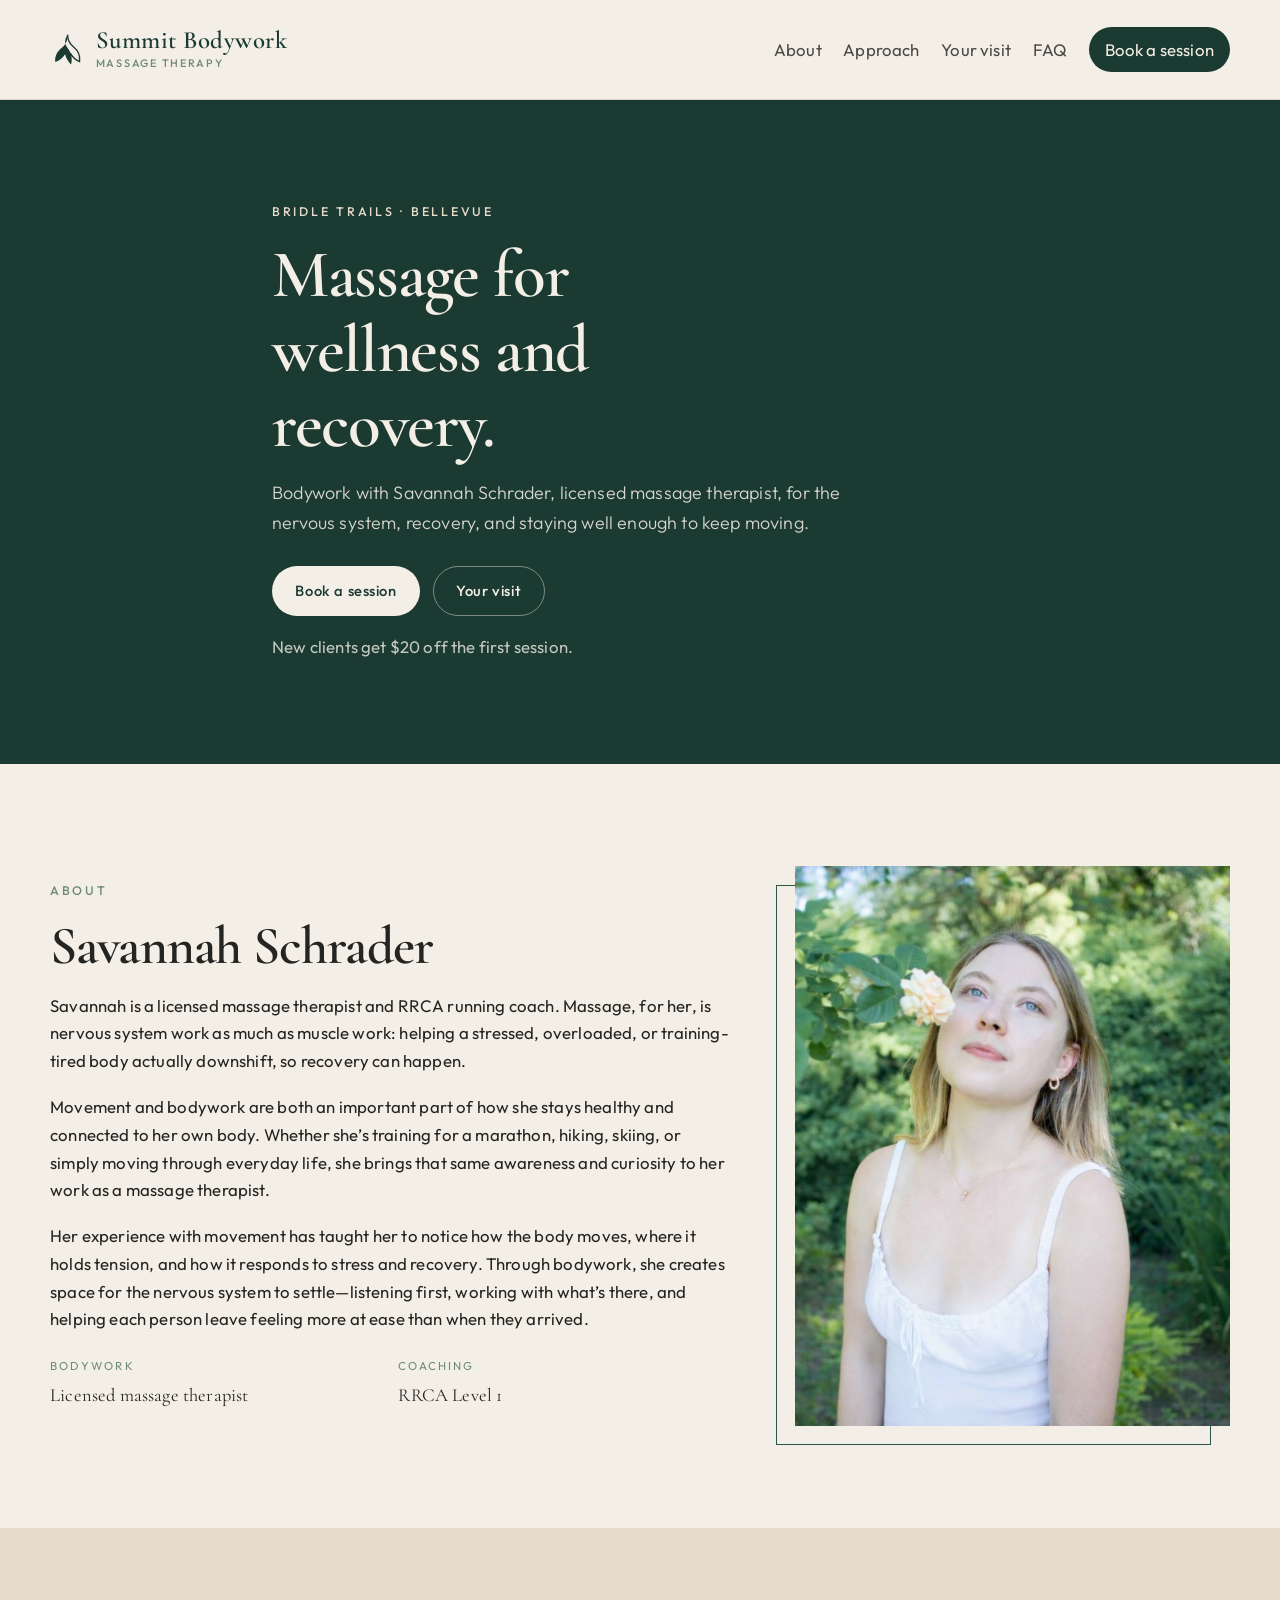
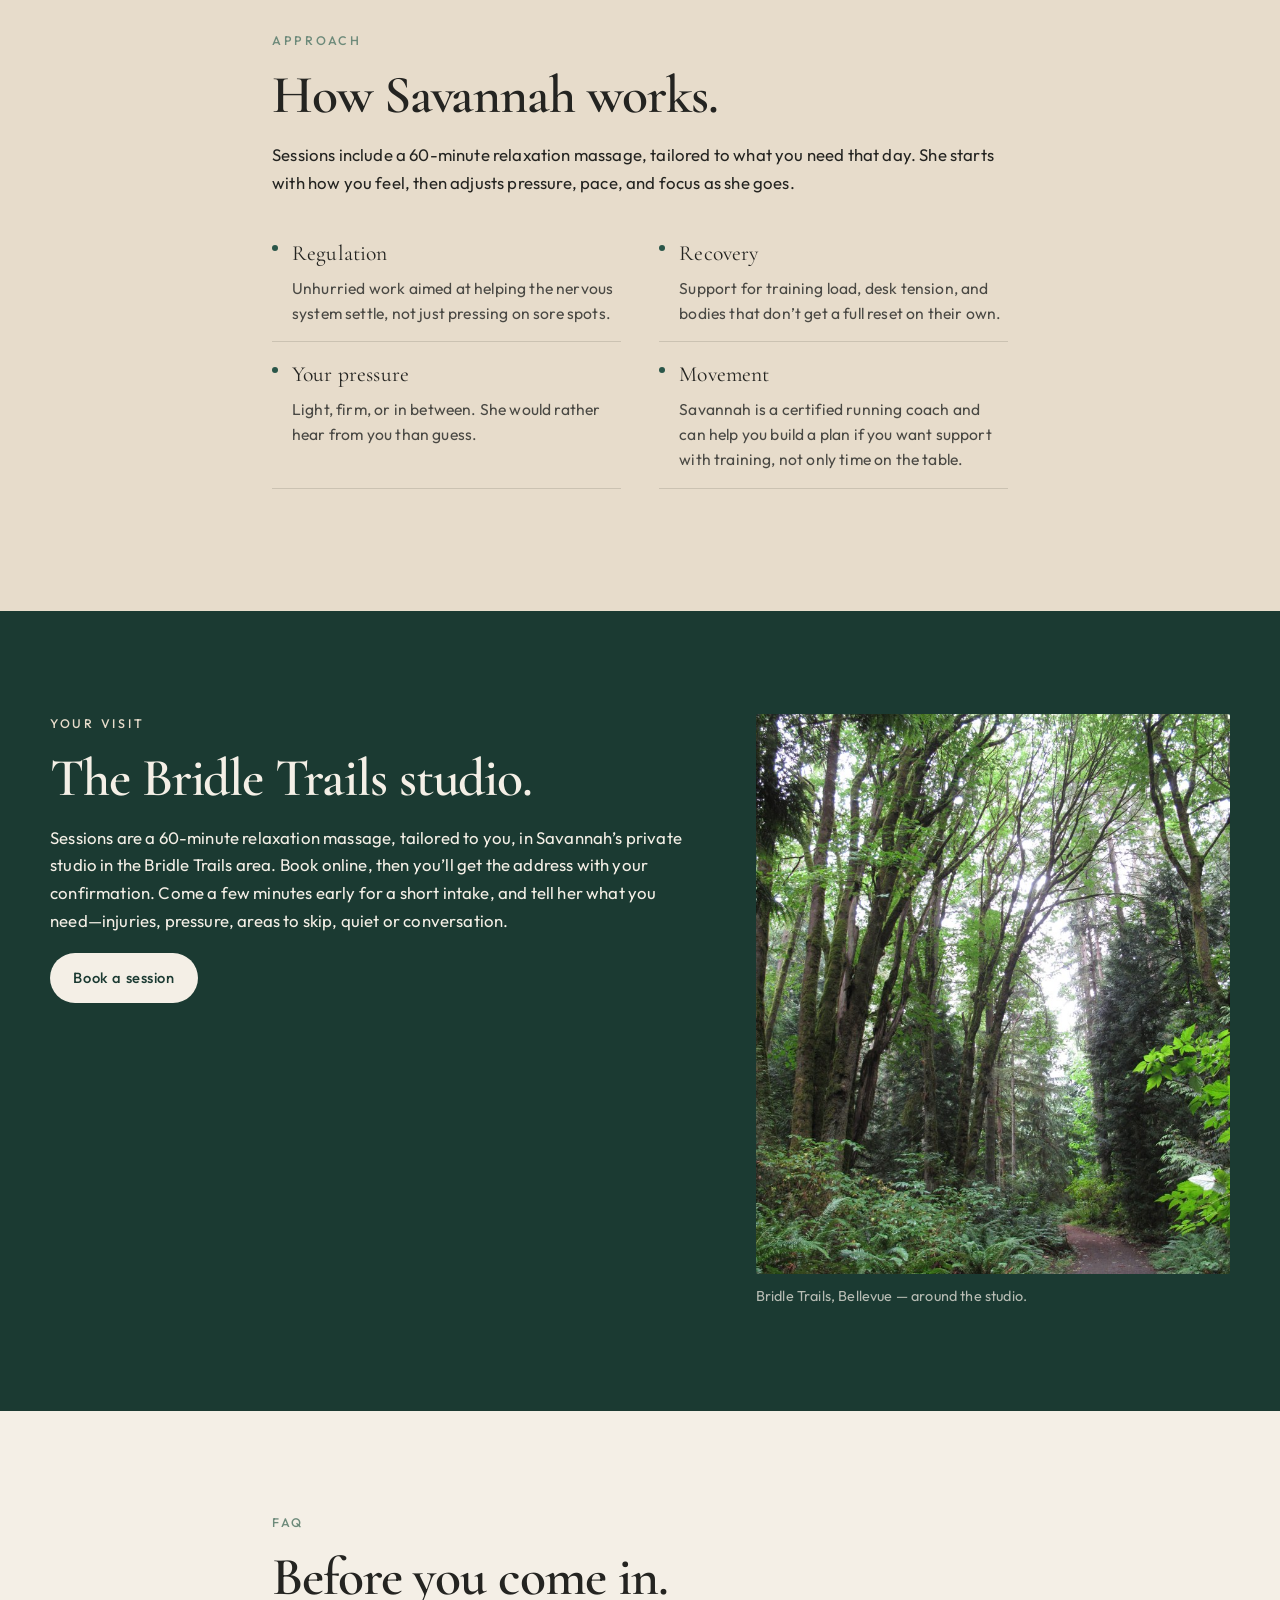
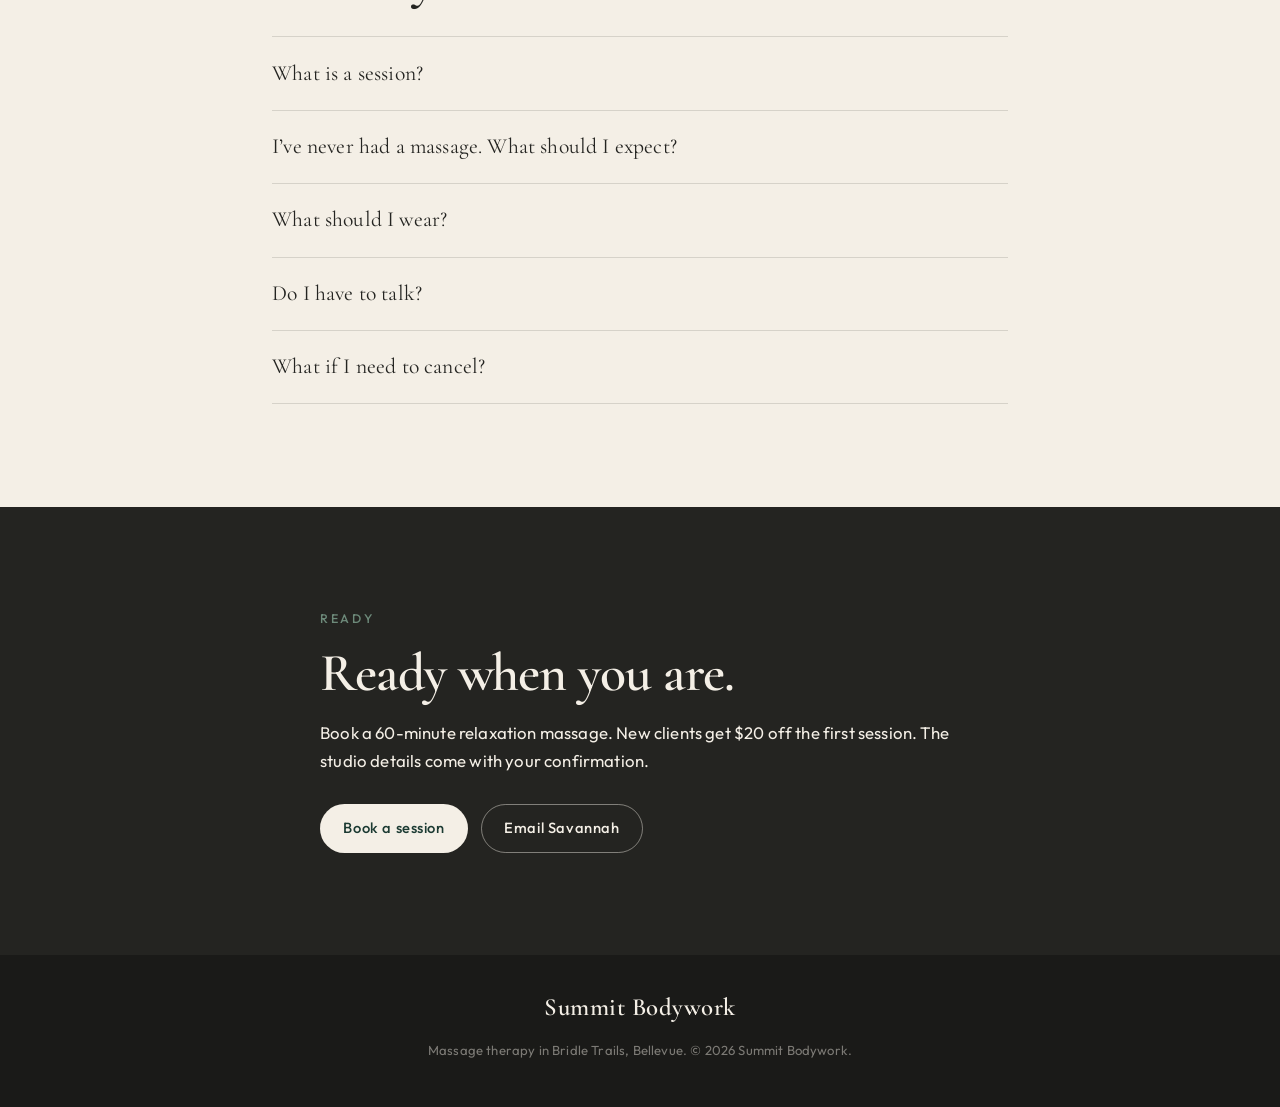
<file: index.html>
<!DOCTYPE html>
<html lang="en">
<head>
  <meta charset="UTF-8">
  <meta name="viewport" content="width=device-width, initial-scale=1.0">
  <title>Summit Bodywork · Massage Therapy in Bridle Trails</title>
  <meta name="description" content="Summit Bodywork is Savannah Schrader’s massage practice in Bridle Trails, Bellevue. Licensed massage therapist. Book online for wellness and recovery sessions.">
  <meta name="theme-color" content="#1B3A32">
  <link rel="icon" href="assets/favicon.svg" type="image/svg+xml">
  <link rel="preconnect" href="https://fonts.googleapis.com">
  <link rel="preconnect" href="https://fonts.gstatic.com" crossorigin>
  <link href="https://fonts.googleapis.com/css2?family=Cormorant+Garamond:ital,wght@0,500;0,600;0,700;1,500;1,600&family=Outfit:wght@300;400;500;600&display=swap" rel="stylesheet">
  <link rel="stylesheet" href="css/styles.css">
</head>
<body>
  <a class="skip-link" href="#main">Skip to content</a>

  <header class="site-header" id="top">
    <div class="nav-wrap">
      <a class="logo" href="#top" aria-label="Summit Bodywork home">
        <svg class="logo-mark" viewBox="0 0 40 40" aria-hidden="true">
          <path d="M20 3c.4 6.2-2.2 11.4-6.8 15.2C8.4 22 5.2 27.4 6 34c4.8-1.6 8.6-4.6 11.2-8.8 1.2 4.6 3.4 8.4 6.8 11.8 1.8-7.2.2-13.6-4.2-19.2C16.6 13.4 16.2 8.6 20 3z" fill="currentColor"/>
          <path d="M20 3c-.2 5.8 2.8 10.8 7.2 14.4 4.6 3.8 7.4 9 6.4 16.2-4.6-2-8.2-5.2-10.6-9.6" fill="none" stroke="currentColor" stroke-width="1.6"/>
        </svg>
        <span class="logo-text">
          <span class="logo-type">Summit Bodywork</span>
          <span class="logo-tag">Massage therapy</span>
        </span>
      </a>

      <button class="nav-toggle" type="button" aria-expanded="false" aria-controls="site-nav" aria-label="Open menu">
        <span></span>
        <span></span>
        <span></span>
      </button>

      <nav class="site-nav" id="site-nav" aria-label="Primary">
        <a href="#about">About</a>
        <a href="#approach">Approach</a>
        <a href="#visit">Your visit</a>
        <a href="#faq">FAQ</a>
        <a class="nav-cta" href="https://calendly.com/savannahschrader65/30min" target="_blank" rel="noopener noreferrer" data-book>Book a session</a>
      </nav>
    </div>
  </header>

  <main id="main">
    <section class="section site-intro" aria-labelledby="intro-heading">
      <div class="section-inner copy-measure reveal">
        <p class="eyebrow">Bridle Trails · Bellevue</p>
        <h1 id="intro-heading">Massage for wellness and recovery.</h1>
        <p class="intro-lede">Bodywork with Savannah Schrader, licensed massage therapist, for the nervous system, recovery, and staying well enough to keep moving.</p>
        <div class="hero-actions">
          <a class="btn btn-cream" href="https://calendly.com/savannahschrader65/30min" target="_blank" rel="noopener noreferrer" data-book>Book a session</a>
          <a class="btn btn-ghost" href="#visit">Your visit</a>
        </div>
        <p class="intro-note">New clients get $20 off the first session.</p>
      </div>
    </section>

    <section class="section section-cream" id="about" aria-labelledby="about-heading">
      <div class="section-inner about-grid">
        <div class="about-copy reveal">
          <p class="eyebrow">About</p>
          <h2 id="about-heading">Savannah Schrader</h2>
          <p>Savannah is a licensed massage therapist and RRCA running coach. Massage, for her, is nervous system work as much as muscle work: helping a stressed, overloaded, or training-tired body actually downshift, so recovery can happen.</p>
          <p>Movement and bodywork are both an important part of how she stays healthy and connected to her own body. Whether she’s training for a marathon, hiking, skiing, or simply moving through everyday life, she brings that same awareness and curiosity to her work as a massage therapist.</p>
          <p>Her experience with movement has taught her to notice how the body moves, where it holds tension, and how it responds to stress and recovery. Through bodywork, she creates space for the nervous system to settle—listening first, working with what’s there, and helping each person leave feeling more at ease than when they arrived.</p>
          <dl class="creds">
            <div>
              <dt>Bodywork</dt>
              <dd>Licensed massage therapist</dd>
            </div>
            <div>
              <dt>Coaching</dt>
              <dd>RRCA Level 1</dd>
            </div>
          </dl>
        </div>
        <figure class="about-portrait reveal">
          <img src="assets/savannah-about.jpg" alt="Savannah in a garden, looking toward a pale rose">
        </figure>
      </div>
    </section>

    <section class="section section-sage" id="approach" aria-labelledby="approach-heading">
      <div class="section-inner copy-measure reveal">
        <p class="eyebrow">Approach</p>
        <h2 id="approach-heading">How Savannah works.</h2>
        <p>Sessions include a 60-minute relaxation massage, tailored to what you need that day. She starts with how you feel, then adjusts pressure, pace, and focus as she goes.</p>
        <ul class="offering-list">
          <li>
            <span class="offering-name">Regulation</span>
            <span class="offering-meta">Unhurried work aimed at helping the nervous system settle, not just pressing on sore spots.</span>
          </li>
          <li>
            <span class="offering-name">Recovery</span>
            <span class="offering-meta">Support for training load, desk tension, and bodies that don’t get a full reset on their own.</span>
          </li>
          <li>
            <span class="offering-name">Your pressure</span>
            <span class="offering-meta">Light, firm, or in between. She would rather hear from you than guess.</span>
          </li>
          <li>
            <span class="offering-name">Movement</span>
            <span class="offering-meta">Savannah is a certified running coach and can help you build a plan if you want support with training, not only time on the table.</span>
          </li>
        </ul>
      </div>
    </section>

    <section class="section section-forest" id="visit" aria-labelledby="visit-heading">
      <div class="section-inner visit-grid">
        <div class="reveal">
          <p class="eyebrow">Your visit</p>
          <h2 id="visit-heading">The Bridle Trails studio.</h2>
          <p>Sessions are a 60-minute relaxation massage, tailored to you, in Savannah’s private studio in the Bridle Trails area. Book online, then you’ll get the address with your confirmation. Come a few minutes early for a short intake, and tell her what you need—injuries, pressure, areas to skip, quiet or conversation.</p>
          <a class="btn btn-cream" href="https://calendly.com/savannahschrader65/30min" target="_blank" rel="noopener noreferrer" data-book>Book a session</a>
        </div>
        <figure class="visit-photo reveal">
          <img src="assets/bridle-trails.jpg" alt="A mossy forest path through ferns and trees in Bridle Trails, Bellevue">
          <figcaption>Bridle Trails, Bellevue — around the studio.</figcaption>
        </figure>
      </div>
    </section>

    <section class="section section-cream" id="faq" aria-labelledby="faq-heading">
      <div class="section-inner copy-measure reveal">
        <p class="eyebrow">FAQ</p>
        <h2 id="faq-heading">Before you come in.</h2>
        <div class="faq-list">
          <details>
            <summary>What is a session?</summary>
            <p>A 60-minute relaxation massage, tailored to what you need that day. New clients get $20 off the first session. Book online; the studio address comes with your confirmation.</p>
          </details>
          <details>
            <summary>I’ve never had a massage. What should I expect?</summary>
            <p>A short health history, a check-in on pressure and anything to skip, then the session. You are draped at all times. Talking after intake is optional.</p>
          </details>
          <details>
            <summary>What should I wear?</summary>
            <p>Whatever you are comfortable changing out of. You choose what stays on; only the area being massaged is uncovered.</p>
          </details>
          <details>
            <summary>Do I have to talk?</summary>
            <p>No. Speak up if something hurts, feels too light, or if the room isn’t comfortable. Quiet is completely fine.</p>
          </details>
          <details>
            <summary>What if I need to cancel?</summary>
            <p>Please give at least 24 hours’ notice so that time can go to someone else.</p>
          </details>
        </div>
      </div>
    </section>

    <section class="section section-charcoal" id="contact" aria-labelledby="contact-heading">
      <div class="section-inner cta-close reveal">
        <p class="eyebrow">Ready</p>
        <h2 id="contact-heading">Ready when you are.</h2>
        <p>Book a 60-minute relaxation massage. New clients get $20 off the first session. The studio details come with your confirmation.</p>
        <div class="hero-actions">
          <a class="btn btn-cream" href="https://calendly.com/savannahschrader65/30min" target="_blank" rel="noopener noreferrer" data-book>Book a session</a>
          <a class="btn btn-ghost" href="mailto:savannahschrader65@gmail.com">Email Savannah</a>
        </div>
      </div>
    </section>
  </main>

  <footer class="site-footer">
    <div class="footer-inner">
      <p class="logo-type">Summit Bodywork</p>
      <p class="footer-fine">Massage therapy in Bridle Trails, Bellevue. © <span id="year"></span> Summit Bodywork.</p>
    </div>
  </footer>

  <script src="js/main.js"></script>
</body>
</html>
</file>
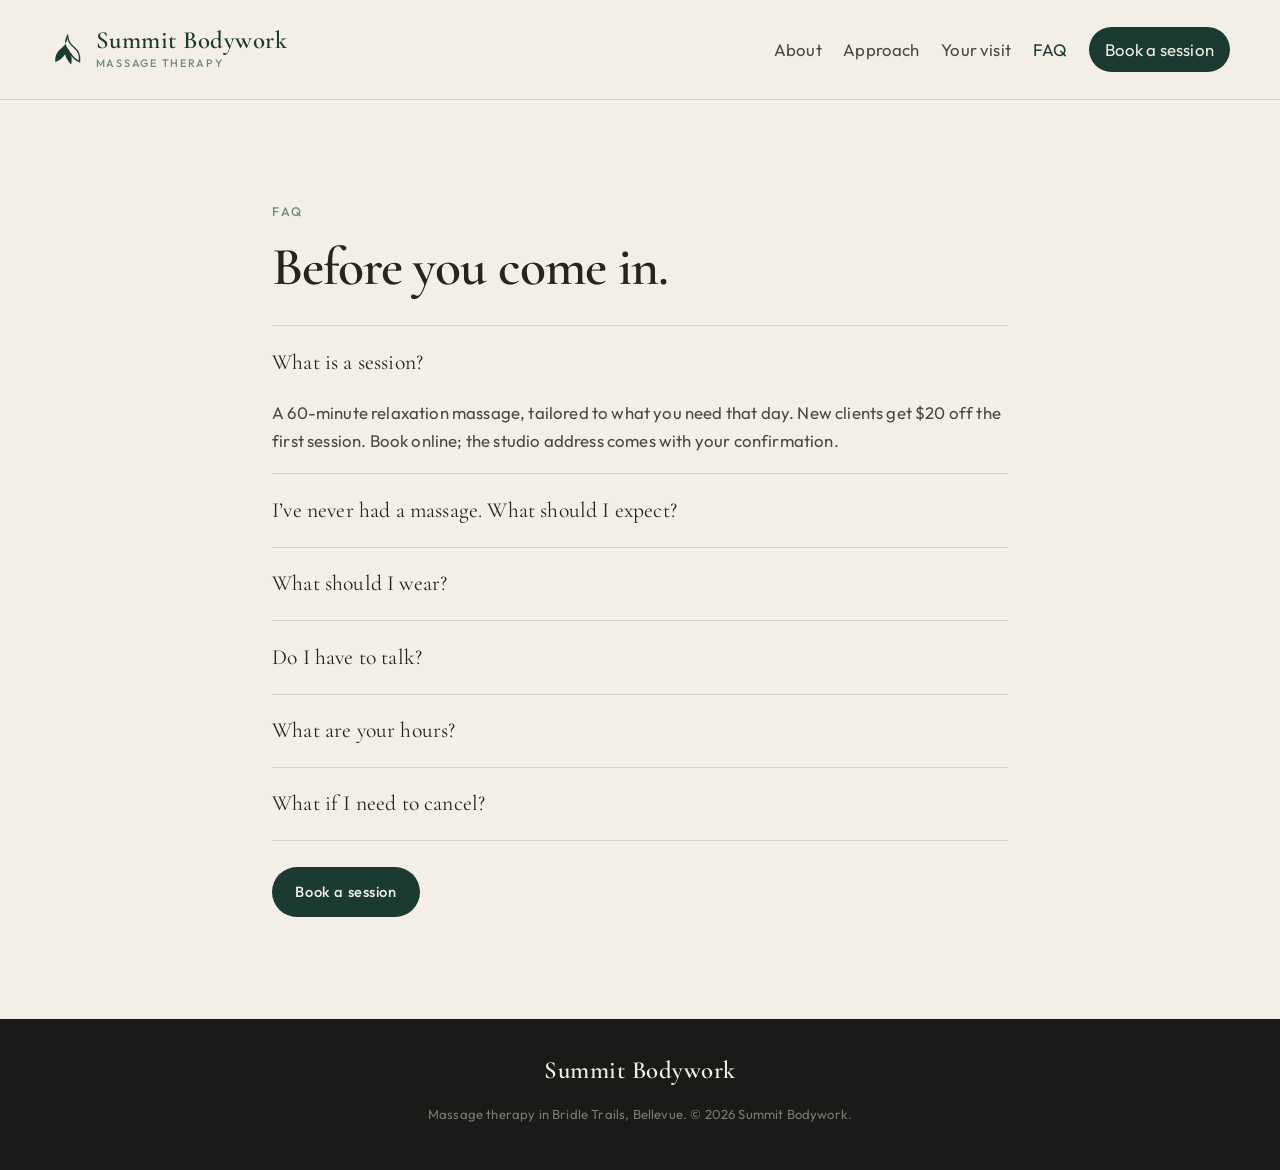
<file: faq.html>
<!DOCTYPE html>
<html lang="en">
<head>
  <meta charset="UTF-8">
  <meta name="viewport" content="width=device-width, initial-scale=1.0">
  <title>FAQ · Summit Bodywork</title>
  <meta name="description" content="How to book massage at Summit Bodywork in Bridle Trails, what a first visit is like, and what to expect.">
  <meta name="theme-color" content="#1B3A32">
  <link rel="icon" href="assets/favicon.svg" type="image/svg+xml">
  <link rel="preconnect" href="https://fonts.googleapis.com">
  <link rel="preconnect" href="https://fonts.gstatic.com" crossorigin>
  <link href="https://fonts.googleapis.com/css2?family=Cormorant+Garamond:ital,wght@0,500;0,600;0,700;1,500;1,600&family=Outfit:wght@300;400;500;600&display=swap" rel="stylesheet">
  <link rel="stylesheet" href="css/styles.css">
</head>
<body>
  <a class="skip-link" href="#main">Skip to content</a>

  <header class="site-header" id="top">
    <div class="nav-wrap">
      <a class="logo" href="index.html" aria-label="Summit Bodywork home">
        <svg class="logo-mark" viewBox="0 0 40 40" aria-hidden="true">
          <path d="M20 3c.4 6.2-2.2 11.4-6.8 15.2C8.4 22 5.2 27.4 6 34c4.8-1.6 8.6-4.6 11.2-8.8 1.2 4.6 3.4 8.4 6.8 11.8 1.8-7.2.2-13.6-4.2-19.2C16.6 13.4 16.2 8.6 20 3z" fill="currentColor"/>
          <path d="M20 3c-.2 5.8 2.8 10.8 7.2 14.4 4.6 3.8 7.4 9 6.4 16.2-4.6-2-8.2-5.2-10.6-9.6" fill="none" stroke="currentColor" stroke-width="1.6"/>
        </svg>
        <span class="logo-text">
          <span class="logo-type">Summit Bodywork</span>
          <span class="logo-tag">Massage therapy</span>
        </span>
      </a>

      <button class="nav-toggle" type="button" aria-expanded="false" aria-controls="site-nav" aria-label="Open menu">
        <span></span>
        <span></span>
        <span></span>
      </button>

      <nav class="site-nav" id="site-nav" aria-label="Primary">
        <a href="index.html#about">About</a>
        <a href="index.html#approach">Approach</a>
        <a href="index.html#visit">Your visit</a>
        <a href="faq.html" aria-current="page">FAQ</a>
        <a class="nav-cta" href="https://calendly.com/savannahschrader65/30min" target="_blank" rel="noopener noreferrer" data-book>Book a session</a>
      </nav>
    </div>
  </header>

  <main id="main" class="resource-page">
    <section class="section section-cream" aria-labelledby="faq-heading">
      <div class="section-inner copy-measure reveal">
        <p class="eyebrow">FAQ</p>
        <h1 id="faq-heading">Before you come in.</h1>
        <div class="faq-list">
          <details open>
            <summary>What is a session?</summary>
            <p>A 60-minute relaxation massage, tailored to what you need that day. New clients get $20 off the first session. Book online; the studio address comes with your confirmation.</p>
          </details>
          <details>
            <summary>I’ve never had a massage. What should I expect?</summary>
            <p>A short health history, a check-in on pressure and anything to skip, then the session. You are draped at all times. Talking after intake is optional.</p>
          </details>
          <details>
            <summary>What should I wear?</summary>
            <p>Whatever you are comfortable changing out of. You choose what stays on; only the area being massaged is uncovered.</p>
          </details>
          <details>
            <summary>Do I have to talk?</summary>
            <p>No. Speak up if something hurts, feels too light, or if the room isn’t comfortable. Quiet is completely fine.</p>
          </details>
          <details>
            <summary>What are your hours?</summary>
            <p>Monday, Tuesday, Thursday, and Friday, 9am–5pm, at the Bridle Trails studio in Bellevue. The address comes with your booking confirmation.</p>
          </details>
          <details>
            <summary>What if I need to cancel?</summary>
            <p>Please give at least 24 hours’ notice so that time can go to someone else.</p>
          </details>
        </div>
        <a class="btn btn-forest" href="https://calendly.com/savannahschrader65/30min" target="_blank" rel="noopener noreferrer" data-book>Book a session</a>
      </div>
    </section>
  </main>

  <footer class="site-footer">
    <div class="footer-inner">
      <p class="logo-type">Summit Bodywork</p>
      <p class="footer-fine">Massage therapy in Bridle Trails, Bellevue. © <span id="year"></span> Summit Bodywork.</p>
    </div>
  </footer>

  <script src="js/main.js"></script>
</body>
</html>
</file>
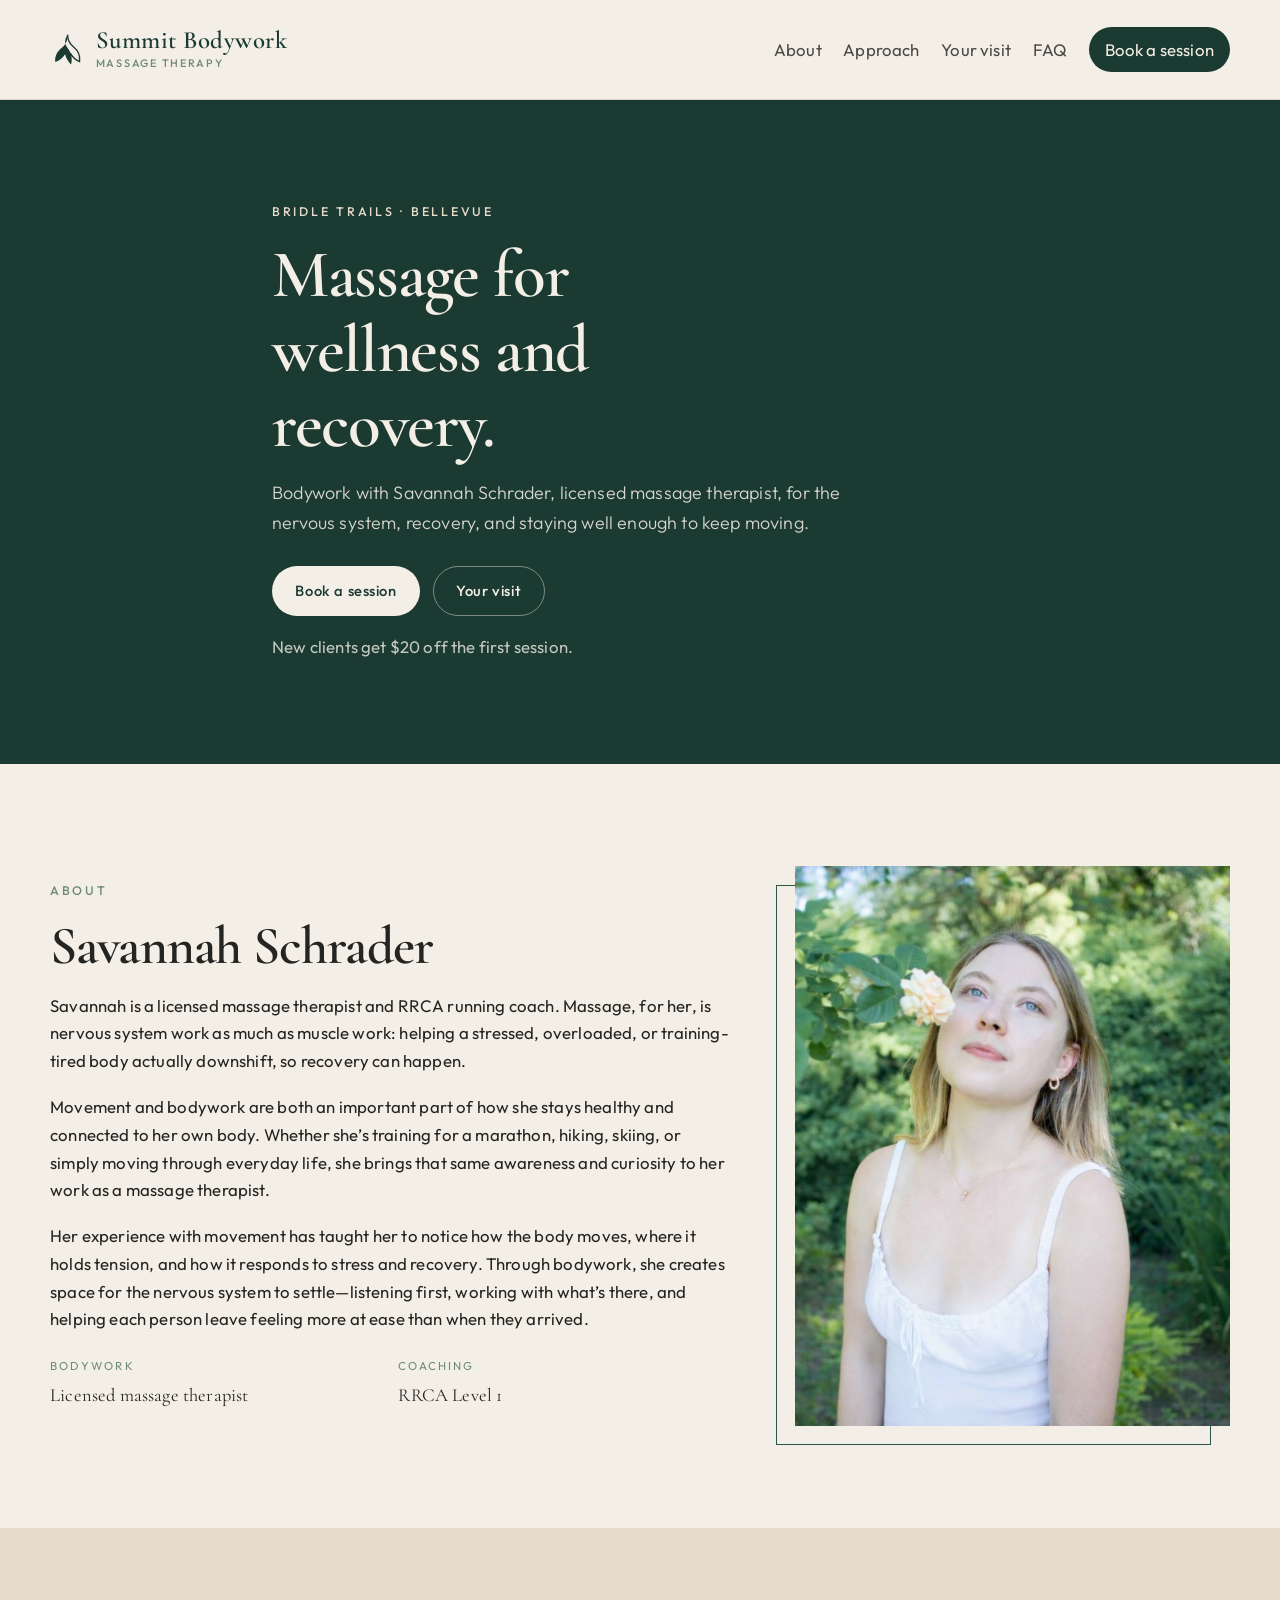
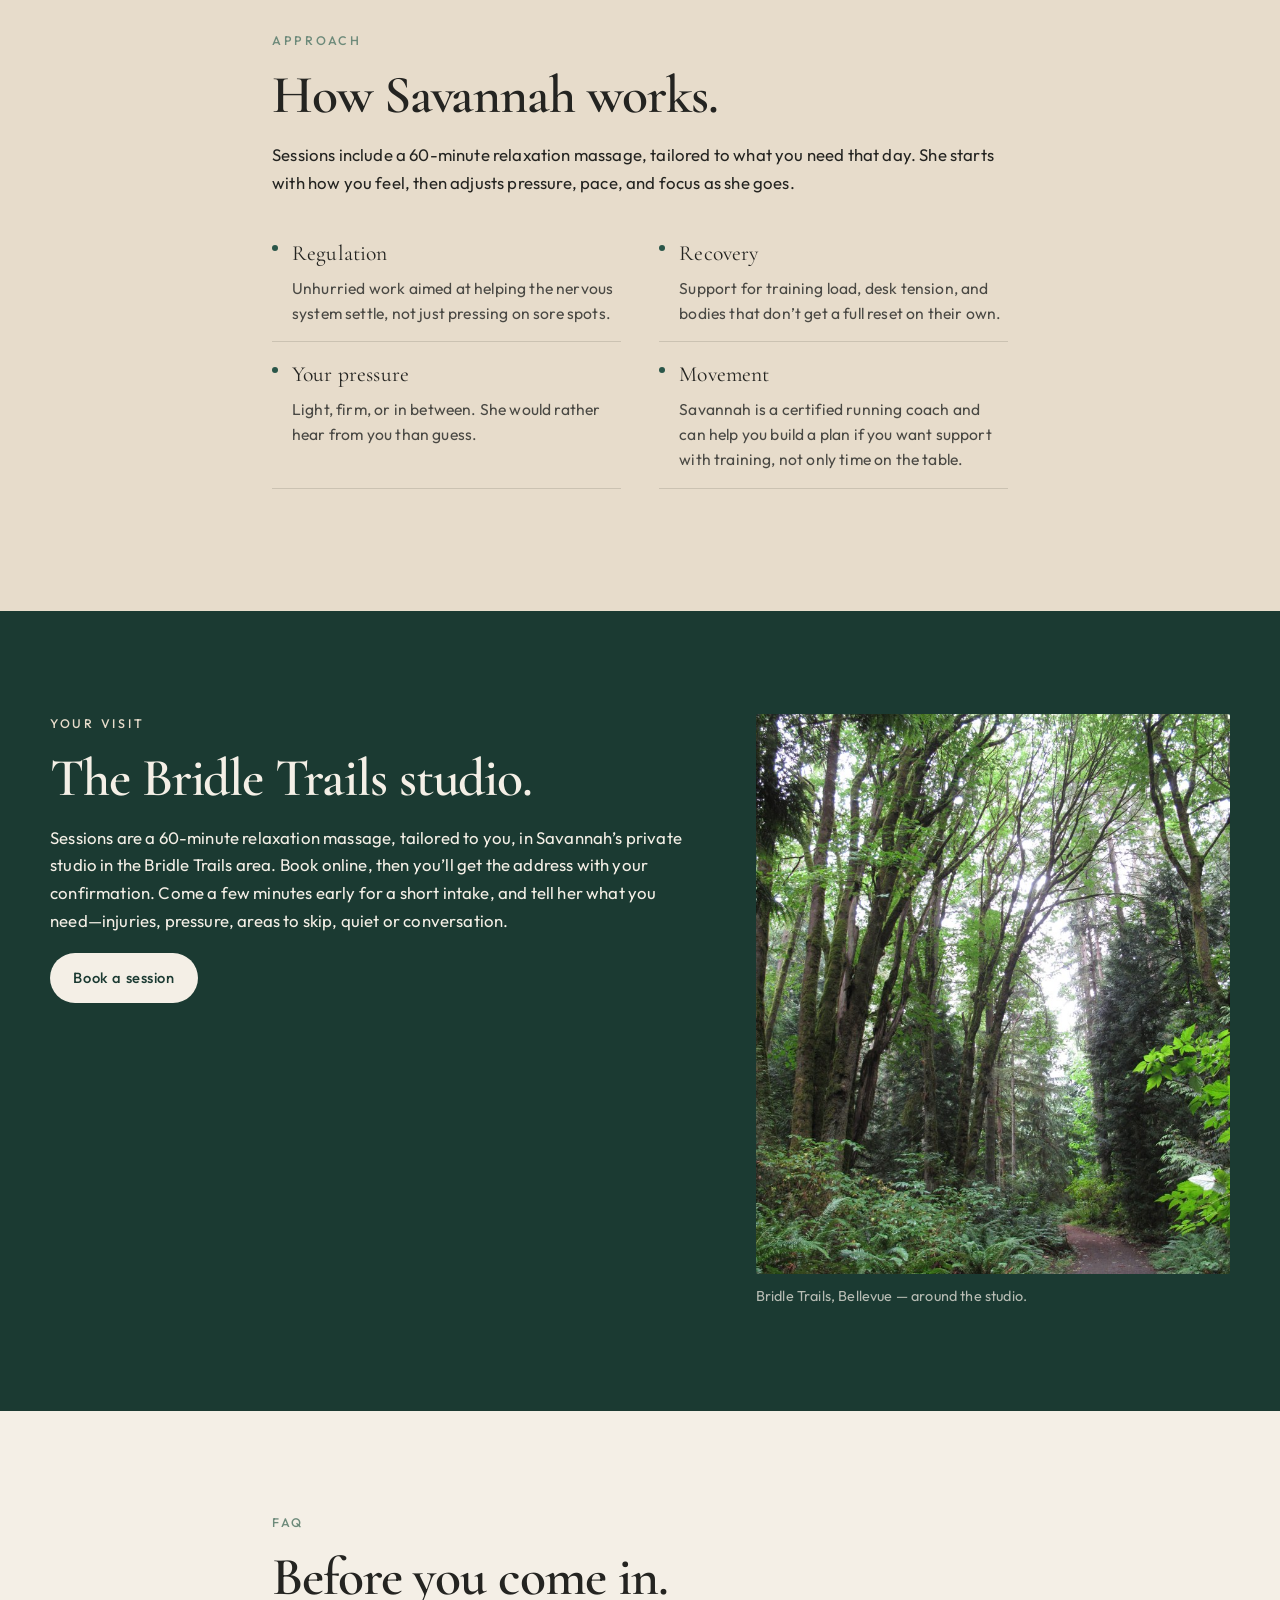
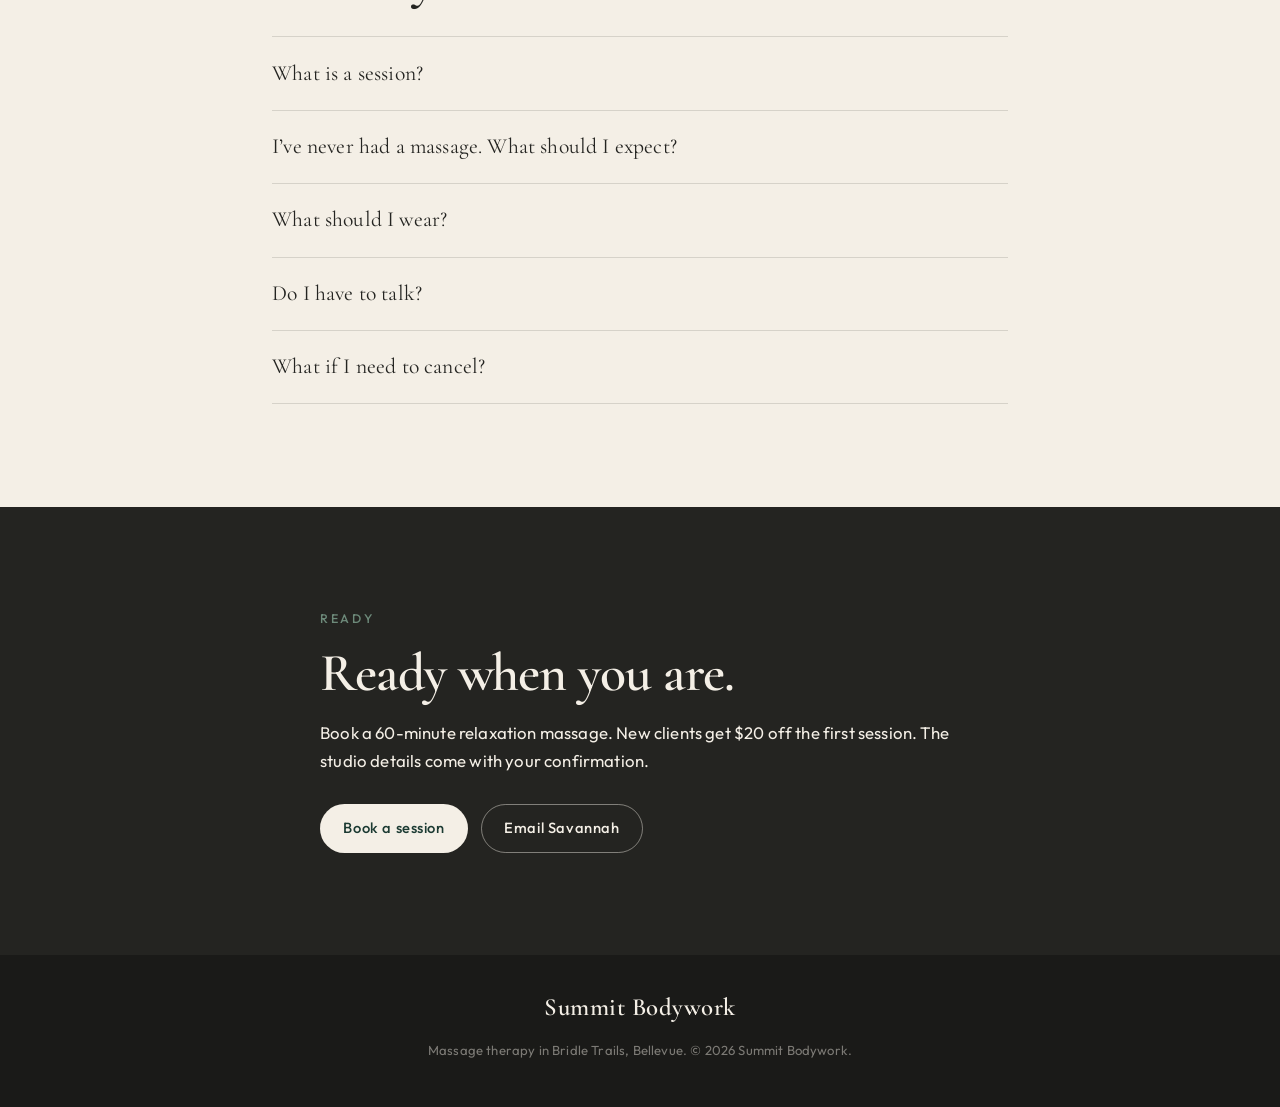
<file: pricing.html>
<!DOCTYPE html>
<html lang="en">
<head>
  <meta charset="UTF-8">
  <meta name="viewport" content="width=device-width, initial-scale=1.0">
  <title>Book · Summit Bodywork</title>
  <meta http-equiv="refresh" content="0; url=index.html#visit">
  <link rel="canonical" href="index.html">
  <script>location.replace("index.html#visit");</script>
</head>
<body>
  <p><a href="index.html#visit">Continue to booking details</a></p>
</body>
</html>
</file>
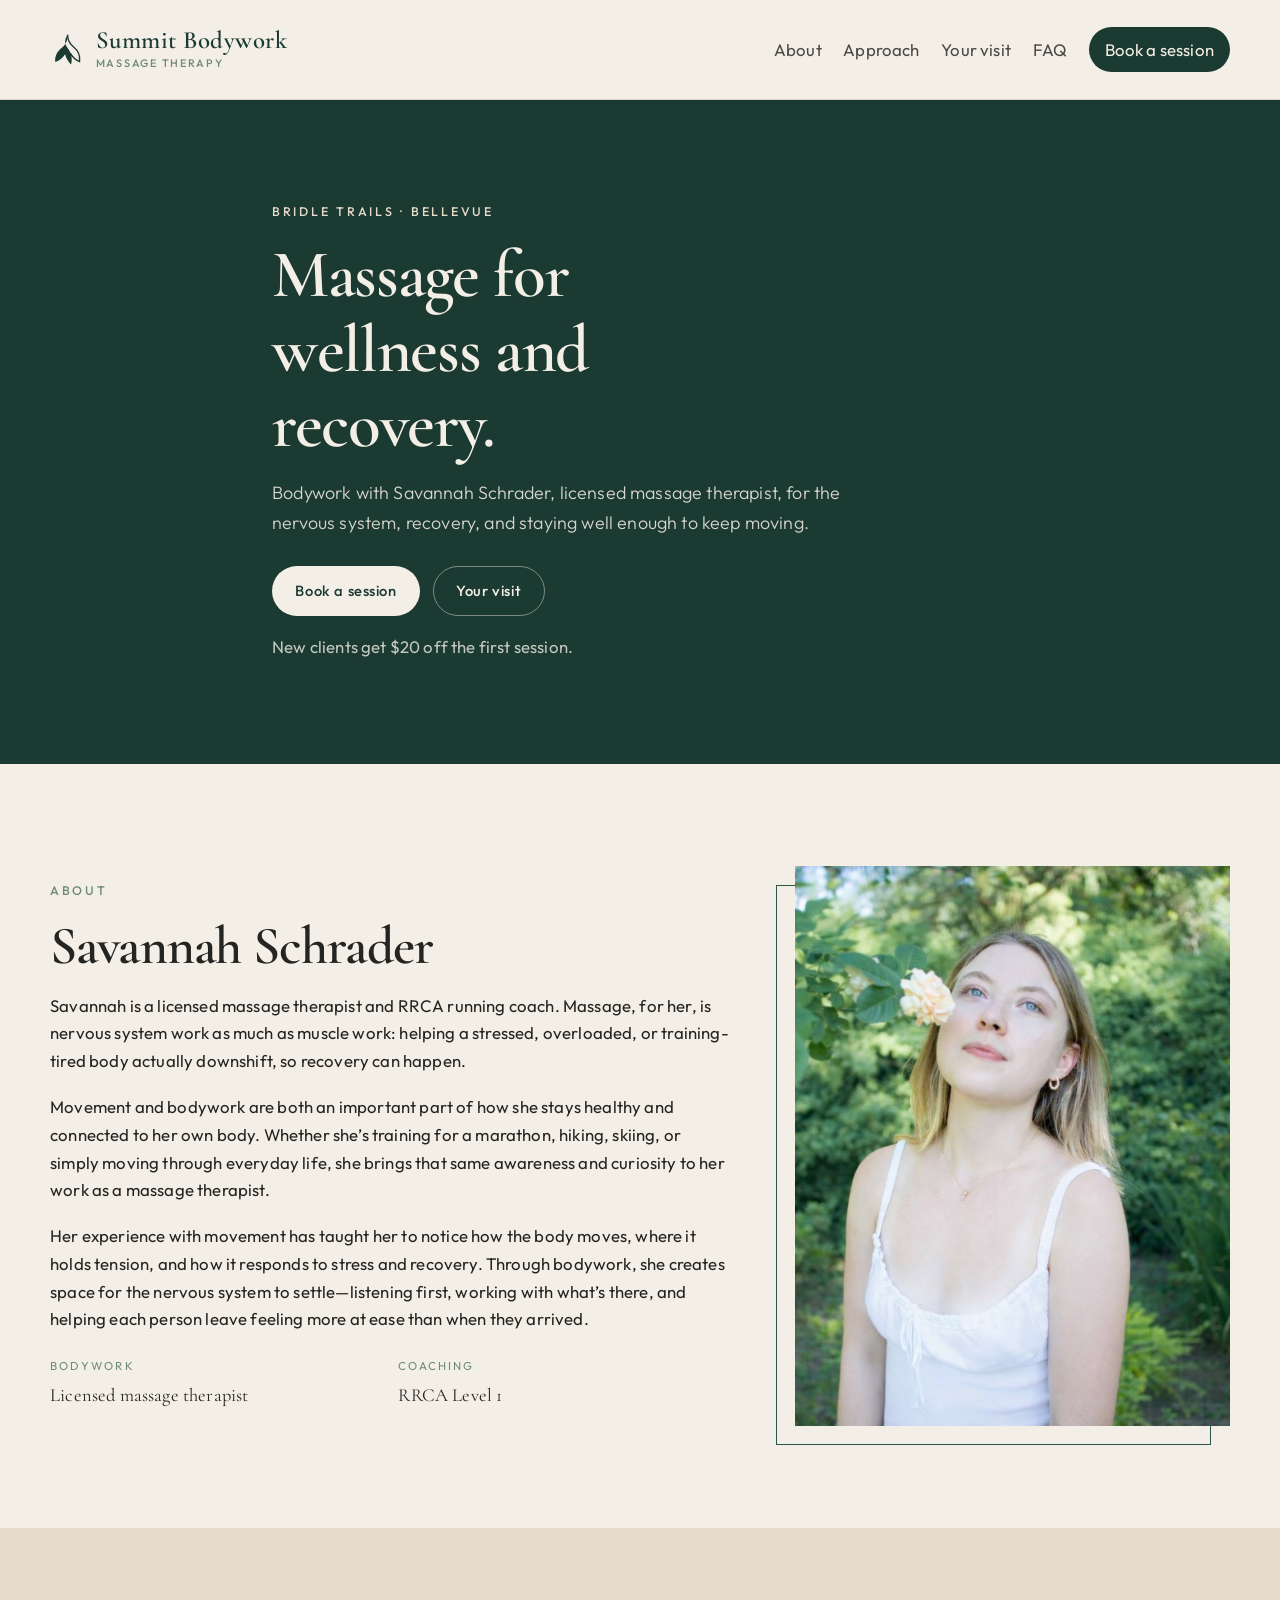
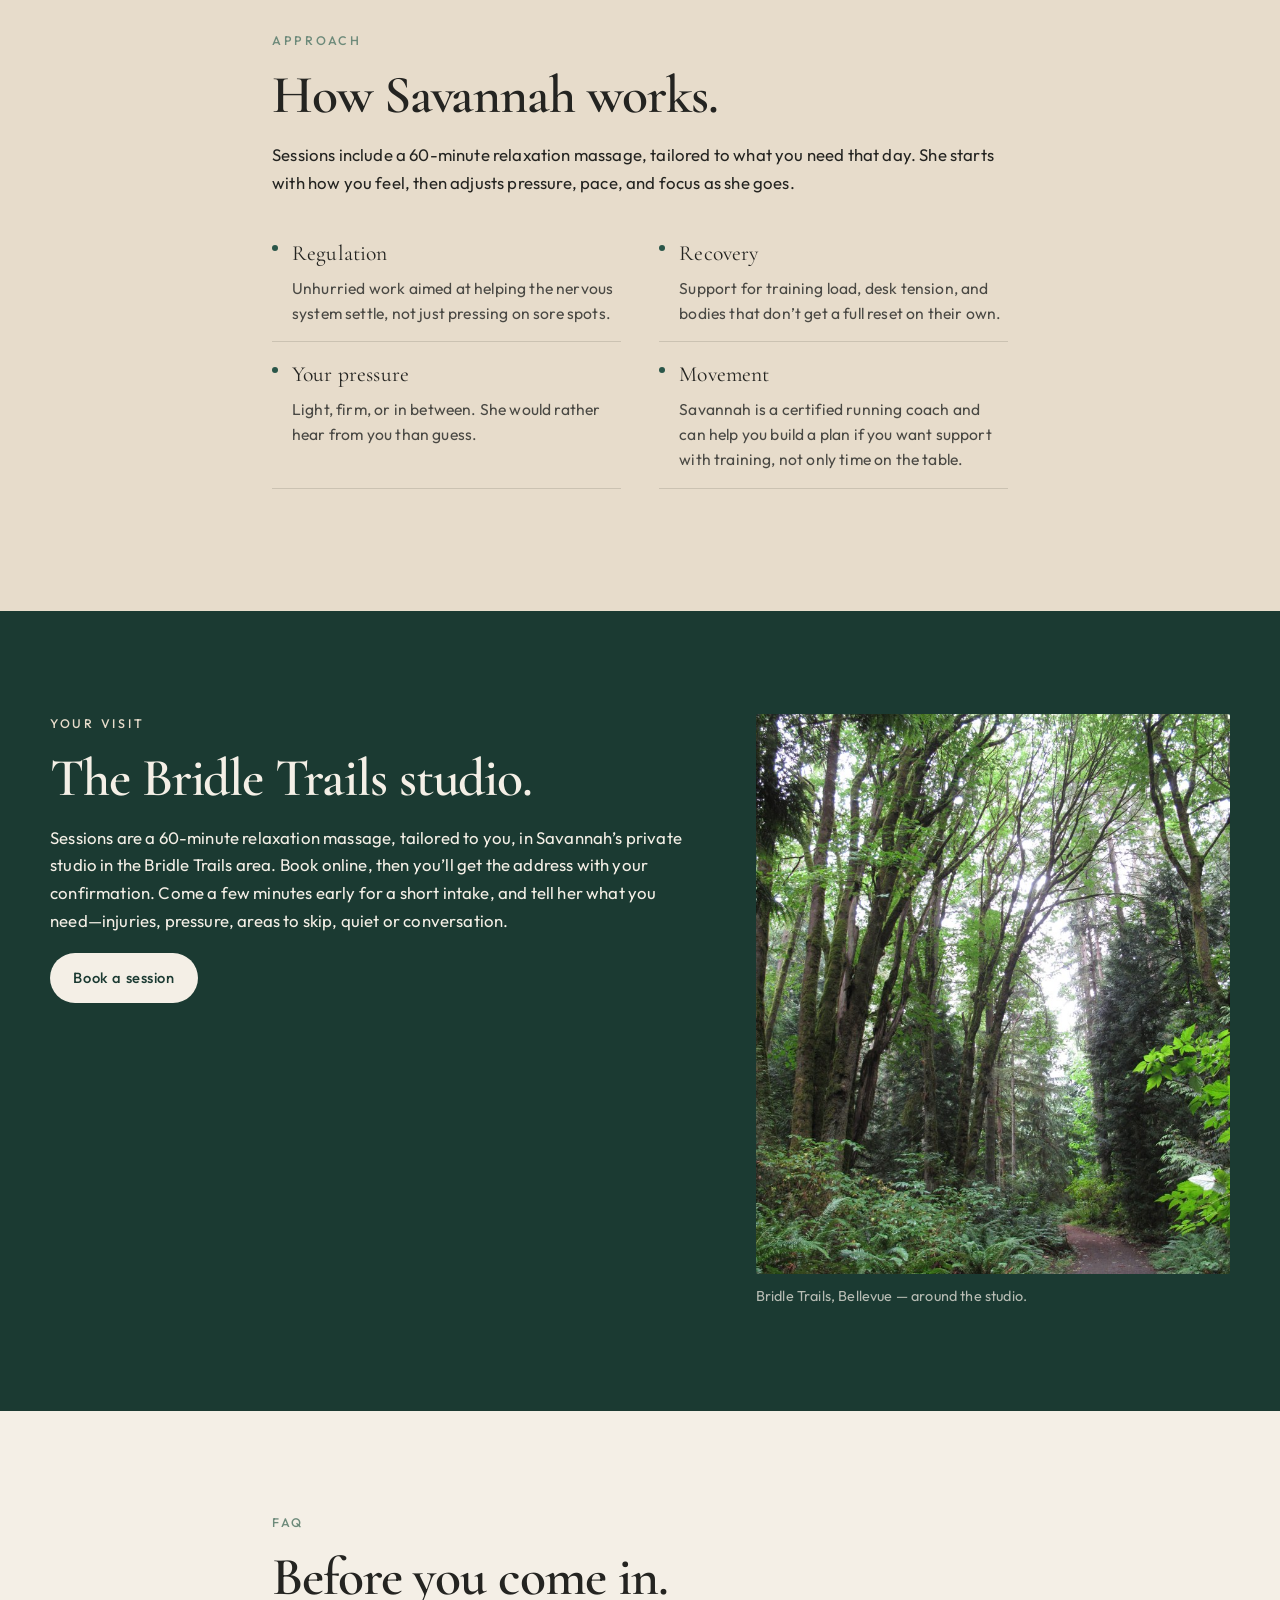
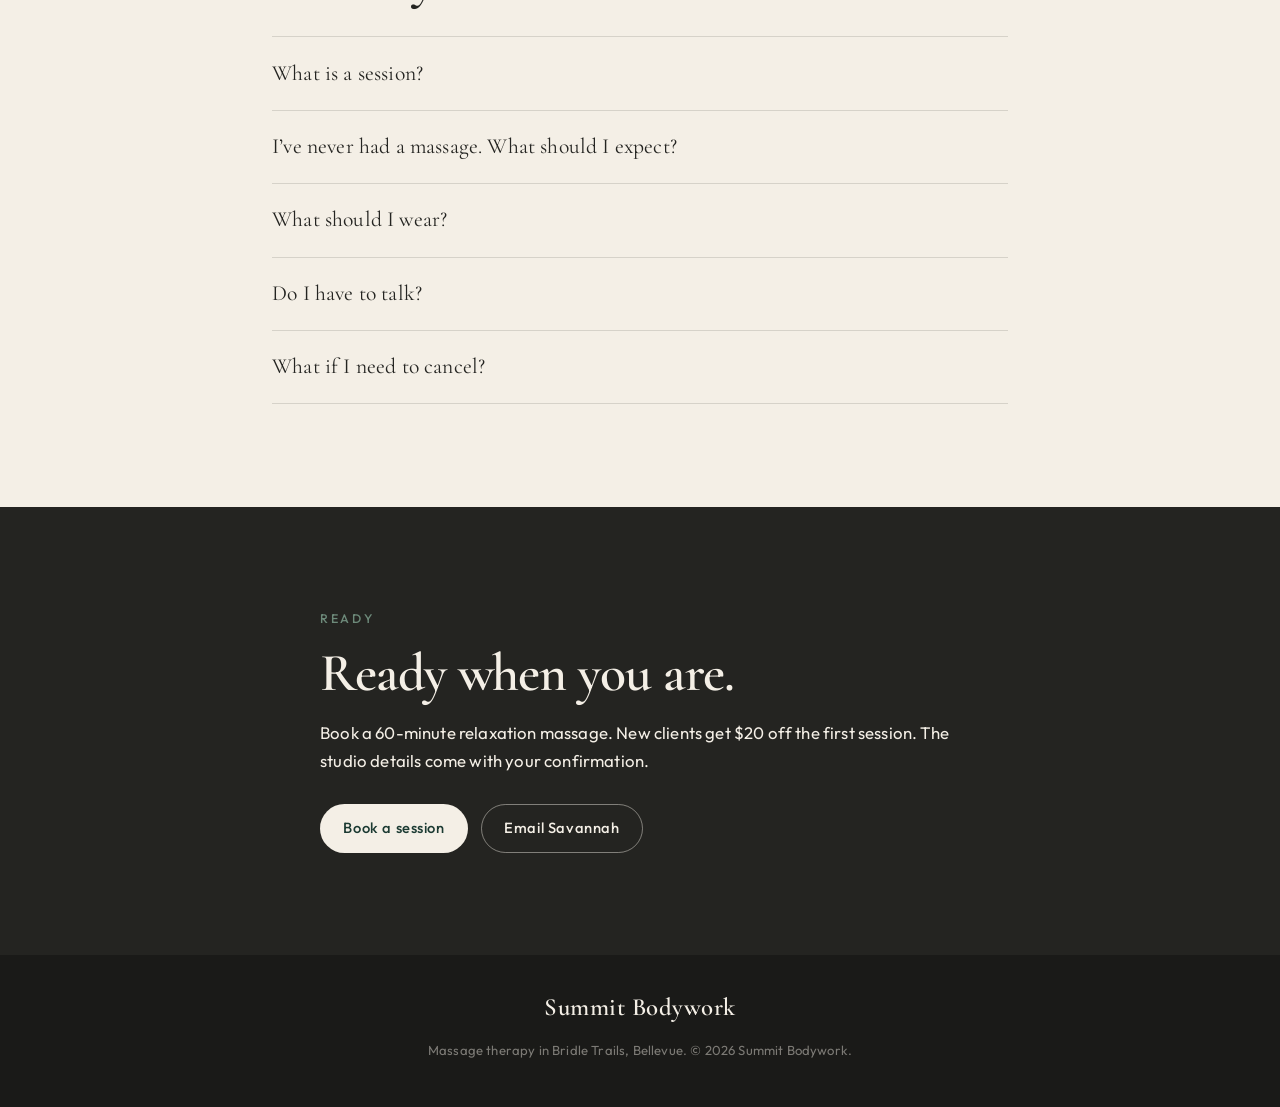
<file: resources.html>
<!DOCTYPE html>
<html lang="en">
<head>
  <meta charset="UTF-8">
  <meta name="viewport" content="width=device-width, initial-scale=1.0">
  <title>Summit Bodywork</title>
  <meta http-equiv="refresh" content="0; url=index.html">
  <link rel="canonical" href="index.html">
  <script>location.replace("index.html");</script>
</head>
<body>
  <p><a href="index.html">Continue to Summit Bodywork</a></p>
</body>
</html>
</file>
<file: css/styles.css>
:root {
  --forest: #1b3a32;
  --forest-mid: #2a5649;
  --sage: #6d8a7a;
  --cream: #f4efe6;
  --cream-deep: #e7dccb;
  --charcoal: #242421;
  --charcoal-soft: #4a4944;
  --ink: #1f1e1b;
  --white: #fbf8f2;
  --line: rgba(36, 36, 33, 0.14);
  --shadow: 0 24px 60px rgba(27, 58, 50, 0.18);
  --serif: "Cormorant Garamond", "Times New Roman", serif;
  --sans: "Outfit", system-ui, sans-serif;
  --header-h: 6.25rem;
  --ease: cubic-bezier(0.22, 1, 0.36, 1);
}

*,
*::before,
*::after {
  box-sizing: border-box;
}

html {
  scroll-behavior: smooth;
  scroll-padding-top: calc(var(--header-h) + 0.6rem);
}

body {
  margin: 0;
  color: var(--charcoal);
  background: var(--cream);
  font-family: var(--sans);
  font-weight: 400;
  font-size: 1.05rem;
  line-height: 1.65;
  letter-spacing: 0.01em;
}

img {
  max-width: 100%;
  height: auto;
  display: block;
}

a {
  color: inherit;
}

h1,
h2,
h3 {
  font-family: var(--serif);
  font-weight: 600;
  line-height: 1.12;
  letter-spacing: -0.02em;
  margin: 0 0 1rem;
}

h1 {
  font-size: clamp(2.8rem, 7vw, 5.6rem);
}

.section h1,
h2 {
  font-size: clamp(2rem, 4.4vw, 3.35rem);
}

p {
  margin: 0 0 1.15rem;
}

p:last-child {
  margin-bottom: 0;
}

.skip-link {
  position: absolute;
  left: 1rem;
  top: -4rem;
  z-index: 100;
  background: var(--cream);
  color: var(--forest);
  padding: 0.6rem 1rem;
}

.skip-link:focus {
  top: 1rem;
}

.eyebrow {
  margin: 0 0 0.85rem;
  font-size: 0.78rem;
  font-weight: 500;
  letter-spacing: 0.22em;
  text-transform: uppercase;
  color: var(--sage);
}

.lede {
  max-width: 36rem;
  font-size: 1.12rem;
  font-weight: 300;
  color: rgba(244, 239, 230, 0.86);
}

.btn {
  display: inline-flex;
  align-items: center;
  justify-content: center;
  min-height: 3.1rem;
  padding: 0.7rem 1.4rem;
  border: 1px solid transparent;
  border-radius: 999px;
  font-family: var(--sans);
  font-size: 0.92rem;
  font-weight: 500;
  letter-spacing: 0.04em;
  text-decoration: none;
  cursor: pointer;
  transition: transform 0.25s var(--ease), background 0.25s var(--ease), color 0.25s var(--ease), border-color 0.25s var(--ease);
}

.btn:hover {
  transform: translateY(-1px);
}

.btn-cream {
  background: var(--cream);
  color: var(--forest);
}

.btn-cream:hover {
  background: var(--white);
}

.btn-ghost {
  background: transparent;
  border-color: rgba(244, 239, 230, 0.45);
  color: var(--cream);
}

.btn-ghost:hover {
  border-color: var(--cream);
  background: rgba(244, 239, 230, 0.08);
}

.btn-forest {
  background: var(--forest);
  color: var(--cream);
  margin-top: 1.6rem;
}

.btn-forest:hover {
  background: var(--forest-mid);
}

.text-link {
  display: inline-flex;
  margin-top: 0.4rem;
  color: var(--forest);
  font-weight: 500;
  text-decoration: none;
  border-bottom: 1px solid var(--forest-mid);
  padding-bottom: 0.15rem;
}

.text-link-cream {
  color: var(--cream);
  border-bottom-color: var(--sage);
}

.site-header {
  position: sticky;
  top: 0;
  z-index: 40;
  height: var(--header-h);
  overflow: visible;
  background: var(--cream);
  border-bottom: 1px solid var(--line);
}

.nav-wrap {
  width: min(1180px, calc(100% - 2rem));
  height: 100%;
  margin: 0 auto;
  display: flex;
  align-items: center;
  justify-content: space-between;
  gap: 1rem;
}

.logo {
  display: flex;
  align-items: center;
  gap: 0.65rem;
  color: var(--forest);
  text-decoration: none;
}

.logo-mark {
  width: 2.2rem;
  height: 2.2rem;
  flex-shrink: 0;
}

.logo-text {
  display: flex;
  flex-direction: column;
  gap: 0.05rem;
}

.logo-type {
  font-family: var(--serif);
  font-size: 1.55rem;
  font-weight: 600;
  letter-spacing: 0.02em;
  line-height: 1.1;
}

.logo-tag {
  font-size: 0.68rem;
  font-weight: 500;
  letter-spacing: 0.16em;
  text-transform: uppercase;
  color: var(--sage);
}

.site-nav {
  display: flex;
  align-items: center;
  gap: 1.35rem;
}

.site-nav a {
  color: var(--charcoal-soft);
  text-decoration: none;
  font-size: 1.05rem;
  font-weight: 400;
}

.site-nav a:hover,
.site-nav a:focus-visible,
.site-nav a[aria-current="page"] {
  color: var(--forest);
}

.nav-cta {
  padding: 0.55rem 1rem;
  border-radius: 999px;
  background: var(--forest);
  color: var(--cream) !important;
}

.nav-toggle {
  display: none;
  width: 2.6rem;
  height: 2.6rem;
  padding: 0;
  border: 0;
  background: transparent;
  cursor: pointer;
}

.nav-toggle span {
  display: block;
  width: 1.3rem;
  height: 1.5px;
  margin: 5px auto;
  background: var(--forest);
  transition: transform 0.25s var(--ease), opacity 0.2s ease;
}

.hero {
  display: flex;
  align-items: center;
  justify-content: center;
  height: min(70vh, 38rem);
  overflow: hidden;
  background: #c5d2de;
}

.hero-photo {
  display: block;
  width: auto;
  height: 100%;
  max-width: 100%;
  object-fit: contain;
  object-position: center;
}

.hero-place {
  position: absolute;
  top: 2.2rem;
  right: 4%;
  margin: 0;
  writing-mode: vertical-rl;
  transform: rotate(180deg);
  letter-spacing: 0.28em;
  text-transform: uppercase;
  font-size: 0.72rem;
  color: rgba(244, 239, 230, 0.72);
}

.hero-copy {
  position: relative;
  z-index: 1;
  width: min(1180px, calc(100% - 2rem));
  margin: 0 auto 4.2rem;
}

.hero-copy .eyebrow {
  color: var(--cream-deep);
}

.hero-actions {
  display: flex;
  flex-wrap: wrap;
  gap: 0.8rem;
  margin-top: 1.8rem;
}

.intro-note {
  margin: 1.1rem 0 0;
  color: rgba(244, 239, 230, 0.78);
}

.site-intro {
  background: var(--forest);
  color: var(--cream);
}

.site-intro .eyebrow {
  color: var(--cream-deep);
}

.site-intro h1 {
  max-width: 14ch;
  font-size: clamp(2.2rem, 5.6vw, 4.2rem);
  color: var(--cream);
}

.intro-layout {
  display: grid;
  grid-template-columns: 1.35fr 0.85fr;
  gap: clamp(2rem, 5vw, 4.5rem);
  align-items: end;
}

.trust-list {
  list-style: none;
  margin: 0;
  padding: 0;
  display: grid;
  gap: 1.1rem;
}

.trust-list li {
  padding-top: 0.85rem;
  border-top: 1px solid rgba(244, 239, 230, 0.16);
  font-family: var(--serif);
  font-size: 1.25rem;
}

.trust-list span {
  display: block;
  margin-bottom: 0.3rem;
  font-family: var(--sans);
  font-size: 0.72rem;
  letter-spacing: 0.18em;
  text-transform: uppercase;
  color: var(--cream-deep);
}

.intro-lede {
  max-width: 38rem;
  margin-bottom: 0;
  font-size: 1.12rem;
  font-weight: 300;
  color: rgba(244, 239, 230, 0.86);
}

.intro-links {
  display: flex;
  flex-wrap: wrap;
  gap: 0.7rem;
  margin: 1.8rem 0 0;
  padding: 0;
  list-style: none;
}

.intro-links a {
  display: inline-flex;
  align-items: center;
  min-height: 2.6rem;
  padding: 0.4rem 1rem;
  border: 1px solid rgba(244, 239, 230, 0.35);
  border-radius: 999px;
  color: var(--cream);
  text-decoration: none;
  font-size: 0.92rem;
}

.intro-links a:hover,
.intro-links a:focus-visible {
  background: rgba(244, 239, 230, 0.1);
  border-color: var(--cream);
}

.section {
  padding: clamp(4.5rem, 8vw, 7.5rem) 0;
}

.section-inner {
  width: min(1180px, calc(100% - 2rem));
  margin: 0 auto;
}

.section-cream {
  background: var(--cream);
}

.section-forest {
  background: var(--forest);
  color: var(--cream);
}

.section-forest .eyebrow {
  color: var(--cream-deep);
}

.section-sage {
  background: var(--cream-deep);
}

.section-charcoal {
  background: var(--charcoal);
  color: var(--cream);
}

.section-charcoal .eyebrow {
  color: var(--sage);
}

.split {
  display: grid;
  grid-template-columns: 0.92fr 1.08fr;
  gap: clamp(2rem, 5vw, 4.5rem);
  align-items: center;
}

.split-start {
  align-items: start;
}

.coaching-layout {
  display: grid;
  grid-template-columns: minmax(16rem, 0.82fr) 1.18fr;
  gap: clamp(1.8rem, 4vw, 3.5rem);
  align-items: start;
}

.coaching-photo {
  position: sticky;
  top: calc(var(--header-h) + 1.2rem);
}

.media-frame.coaching-photo img {
  width: 100%;
  height: auto;
  object-fit: contain;
}

.split-reverse {
  grid-template-columns: 1.08fr 0.92fr;
}

.copy-measure {
  max-width: 46rem;
}

.split-reverse .media-frame {
  order: 2;
}

.media-frame {
  margin: 0;
}

.media-frame img {
  width: 100%;
  height: min(70vh, 560px);
  object-fit: cover;
  border-radius: 2px;
  box-shadow: var(--shadow);
}

.offering-list {
  list-style: none;
  margin: 1.5rem 0 1.25rem;
  padding: 0;
  display: grid;
  grid-template-columns: 1fr 1fr;
  column-gap: 2.4rem;
}

.offering-list li {
  display: grid;
  grid-template-columns: 0.7rem 1fr;
  column-gap: 0.55rem;
  row-gap: 0.28rem;
  align-content: start;
  padding: 0.95rem 0;
  border-bottom: 1px solid var(--line);
}

.offering-list li::before {
  content: "";
  width: 6px;
  height: 6px;
  margin-top: 0.62rem;
  border-radius: 50%;
  background: var(--forest-mid);
}

.offering-list .offering-name,
.offering-list .offering-meta {
  grid-column: 2;
}

.visit-grid {
  display: grid;
  grid-template-columns: 1.15fr 0.85fr;
  gap: clamp(2rem, 5vw, 4.5rem);
  align-items: start;
}

.visit-steps {
  list-style: none;
  margin: 1.6rem 0 1.8rem;
  padding: 0;
  display: grid;
  gap: 1.15rem;
}

.visit-steps li {
  display: grid;
  grid-template-columns: 2.1rem 1fr;
  gap: 0.85rem;
  align-items: start;
}

.visit-steps span {
  display: flex;
  align-items: center;
  justify-content: center;
  width: 2.1rem;
  height: 2.1rem;
  border: 1px solid rgba(244, 239, 230, 0.35);
  border-radius: 999px;
  font-size: 0.85rem;
}

.visit-steps strong {
  display: block;
  font-family: var(--serif);
  font-size: 1.35rem;
  font-weight: 600;
  margin-bottom: 0.25rem;
}

.visit-steps p {
  margin: 0;
  color: rgba(244, 239, 230, 0.82);
}

.visit-photo {
  margin: 0;
}

.visit-photo img {
  width: 100%;
  height: min(70vh, 560px);
  object-fit: cover;
  object-position: 50% 40%;
  border-radius: 2px;
}

.visit-photo figcaption {
  margin-top: 0.7rem;
  font-size: 0.9rem;
  color: rgba(244, 239, 230, 0.72);
}

.visit-card {
  background: rgba(244, 239, 230, 0.06);
  border: 1px solid rgba(244, 239, 230, 0.14);
  padding: clamp(1.4rem, 3vw, 2rem);
}

.visit-card .contact-details {
  margin-top: 0.6rem;
}

.cta-close {
  max-width: 40rem;
}

.cta-close h2 {
  max-width: 16ch;
}

.faq-list a {
  color: var(--forest);
}

.offering-name {
  font-family: var(--serif);
  font-size: 1.35rem;
}

.offering-meta {
  font-size: 0.98rem;
  line-height: 1.6;
  color: var(--charcoal-soft);
}

.faq-list {
  margin-top: 1.8rem;
  border-top: 1px solid var(--line);
}

.faq-list details {
  border-bottom: 1px solid var(--line);
}

.faq-list summary {
  cursor: pointer;
  font-family: var(--serif);
  font-size: 1.35rem;
  padding: 1.15rem 0;
  list-style: none;
}

.faq-list summary::-webkit-details-marker {
  display: none;
}

.faq-list details p {
  margin: 0 0 1.2rem;
  color: var(--charcoal-soft);
}

.resource-page {
  min-height: calc(100vh - var(--header-h) - 8rem);
}

.resource-groups {
  display: grid;
  gap: clamp(2.4rem, 5vw, 4rem);
  margin-top: 2.2rem;
}

.resource-group h3 {
  font-size: clamp(1.6rem, 3vw, 2.1rem);
  margin-bottom: 0.35rem;
}

.resource-list {
  list-style: none;
  margin: 0.8rem 0 0;
  padding: 0;
  border-top: 1px solid var(--line);
}

.resource-list:empty::after {
  display: block;
  padding: 1.1rem 0;
  color: var(--charcoal-soft);
  content: attr(data-empty);
}

.resource-list li {
  border-bottom: 1px solid var(--line);
}

.resource-list a {
  display: grid;
  gap: 0.2rem;
  padding: 1rem 0;
  text-decoration: none;
}

.resource-list a:hover .resource-title,
.resource-list a:focus-visible .resource-title {
  color: var(--forest-mid);
}

.resource-title {
  font-family: var(--serif);
  font-size: 1.35rem;
  color: var(--ink);
}

.resource-note {
  font-size: 0.92rem;
  color: var(--charcoal-soft);
}

.price-list {
  list-style: none;
  margin: 1.8rem 0 1.4rem;
  padding: 0;
  border-top: 1px solid var(--line);
}

.price-list li {
  display: flex;
  flex-wrap: wrap;
  align-items: baseline;
  justify-content: space-between;
  gap: 0.4rem 1.2rem;
  padding: 1.15rem 0;
  border-bottom: 1px solid var(--line);
}

.price-name {
  font-family: var(--serif);
  font-size: 1.35rem;
}

.price-amount {
  font-size: 1.05rem;
}

.price-note {
  color: var(--charcoal-soft);
}

.about-grid {
  display: grid;
  grid-template-columns: 1.22fr 0.78fr;
  gap: clamp(2rem, 5vw, 4.5rem);
  align-items: center;
}

.about-portrait {
  position: relative;
  margin: 0;
}

.about-portrait::after {
  content: "";
  position: absolute;
  inset: 1.2rem 1.2rem -1.2rem -1.2rem;
  border: 1px solid var(--forest-mid);
  z-index: 0;
}

.about-portrait img {
  position: relative;
  z-index: 1;
  width: 100%;
  height: min(68vh, 560px);
  object-fit: cover;
  object-position: 58% 28%;
}

.creds {
  display: grid;
  grid-template-columns: 1fr 1fr;
  gap: 1rem;
  margin: 1.4rem 0 0;
}

.creds dt {
  font-size: 0.72rem;
  letter-spacing: 0.18em;
  text-transform: uppercase;
  color: var(--sage);
}

.creds dd {
  margin: 0.35rem 0 0;
  font-family: var(--serif);
  font-size: 1.15rem;
}

.contact-grid {
  display: grid;
  grid-template-columns: 0.9fr 1.1fr;
  gap: clamp(2rem, 5vw, 4.5rem);
  align-items: start;
}

.contact-details {
  list-style: none;
  margin: 2rem 0 0;
  padding: 0;
}

.contact-details li {
  display: grid;
  gap: 0.15rem;
  padding: 0.85rem 0;
  border-top: 1px solid rgba(244, 239, 230, 0.12);
  font-size: 1rem;
}

.contact-details span {
  font-size: 0.72rem;
  letter-spacing: 0.18em;
  text-transform: uppercase;
  color: var(--sage);
}

.contact-details a {
  color: var(--cream);
  text-decoration: none;
}

.contact-form,
.form-success {
  background: rgba(244, 239, 230, 0.05);
  border: 1px solid rgba(244, 239, 230, 0.12);
  padding: clamp(1.4rem, 3vw, 2.2rem);
}

.field,
.field-row {
  margin-bottom: 1rem;
}

.field-row {
  display: grid;
  grid-template-columns: 1fr 1fr;
  gap: 1rem;
}

.field label {
  display: block;
  margin-bottom: 0.4rem;
  font-size: 0.82rem;
  letter-spacing: 0.06em;
}

.field input,
.field select,
.field textarea {
  width: 100%;
  border: 1px solid rgba(244, 239, 230, 0.18);
  background: rgba(27, 58, 50, 0.35);
  color: var(--cream);
  border-radius: 2px;
  padding: 0.75rem 0.8rem;
  font-family: var(--sans);
  font-size: 1rem;
  color-scheme: dark;
}

.field option {
  color: var(--charcoal);
  background: var(--cream);
}

.field textarea {
  resize: vertical;
  min-height: 8rem;
}

.field input::placeholder,
.field textarea::placeholder {
  color: rgba(244, 239, 230, 0.45);
}

.field input:focus,
.field select:focus,
.field textarea:focus {
  outline: 2px solid var(--cream-deep);
  outline-offset: 2px;
}

.field input.is-invalid,
.field select.is-invalid,
.field textarea.is-invalid {
  border-color: #e2b7a4;
}

.form-error {
  color: #e2b7a4;
  font-size: 0.9rem;
}

.form-success h3 {
  font-size: 2rem;
}

.form-success[hidden],
.contact-form[hidden] {
  display: none;
}

.site-footer {
  background: #1a1a18;
  color: rgba(244, 239, 230, 0.72);
  padding: 2.4rem 0 2.8rem;
  text-align: center;
}

.footer-inner {
  width: min(1180px, calc(100% - 2rem));
  margin: 0 auto;
}

.site-footer .logo-type {
  color: var(--cream);
  margin-bottom: 0.4rem;
}

.footer-fine {
  margin-top: 1.2rem;
  font-size: 0.82rem;
  color: rgba(244, 239, 230, 0.45);
}

.reveal {
  opacity: 0;
  transform: translateY(18px);
  animation: rise 0.8s var(--ease) forwards;
}

.reveal:nth-child(2) {
  animation-delay: 0.08s;
}

.reveal:nth-child(3) {
  animation-delay: 0.16s;
}

@keyframes rise {
  to {
    opacity: 1;
    transform: none;
  }
}

:focus-visible {
  outline: 2px solid var(--forest-mid);
  outline-offset: 3px;
}

@media (max-width: 1100px) {
  .logo-type {
    font-size: 1.28rem;
  }

  .nav-toggle {
    display: block;
    z-index: 60;
  }

  .site-nav {
    position: fixed;
    top: 0;
    left: 0;
    right: 0;
    bottom: 0;
    z-index: 50;
    width: 100%;
    height: 100vh;
    height: 100dvh;
    display: flex;
    flex-direction: column;
    justify-content: center;
    align-items: flex-start;
    gap: 1.4rem;
    padding: 5rem 2rem 2rem;
    background: var(--cream);
    transform: translateX(100%);
    transition: transform 0.35s var(--ease);
  }

  .site-nav.is-open {
    transform: none;
  }

  .logo-type {
    font-size: 1.28rem;
  }

  .site-nav a {
    font-family: var(--serif);
    font-size: 2rem;
    color: var(--forest);
  }

  .nav-cta {
    margin-top: 0.4rem;
    font-family: var(--sans) !important;
    font-size: 1rem !important;
  }

  .nav-toggle[aria-expanded="true"] span:nth-child(1) {
    transform: translateY(6.5px) rotate(45deg);
  }

  .nav-toggle[aria-expanded="true"] span:nth-child(2) {
    opacity: 0;
  }

  .nav-toggle[aria-expanded="true"] span:nth-child(3) {
    transform: translateY(-6.5px) rotate(-45deg);
  }
}

@media (max-width: 520px) {
  .logo-tag {
    display: none;
  }

  .logo-type {
    font-size: 1.12rem;
  }
}

@media (max-width: 900px) {
  .split,
  .split-reverse,
  .about-grid,
  .contact-grid,
  .creds,
  .field-row,
  .offering-list,
  .coaching-layout,
  .intro-layout,
  .visit-grid {
    grid-template-columns: 1fr;
  }

  .split-reverse .media-frame {
    order: 0;
  }

  .hero-place {
    display: none;
  }

  .hero-copy {
    margin-bottom: 3.4rem;
  }

  .visit-photo {
    order: -1;
  }

  .visit-photo img {
    height: 64vw;
    min-height: 260px;
  }

  .about-portrait {
    order: -1;
  }

  .about-portrait::after {
    display: none;
  }

  .about-portrait img {
    height: 52vw;
    min-height: 240px;
  }
}

@media (prefers-reduced-motion: reduce) {
  html {
    scroll-behavior: auto;
  }

  .reveal,
  .btn {
    animation: none;
    opacity: 1;
    transform: none;
    transition: none;
  }
}
</file>
